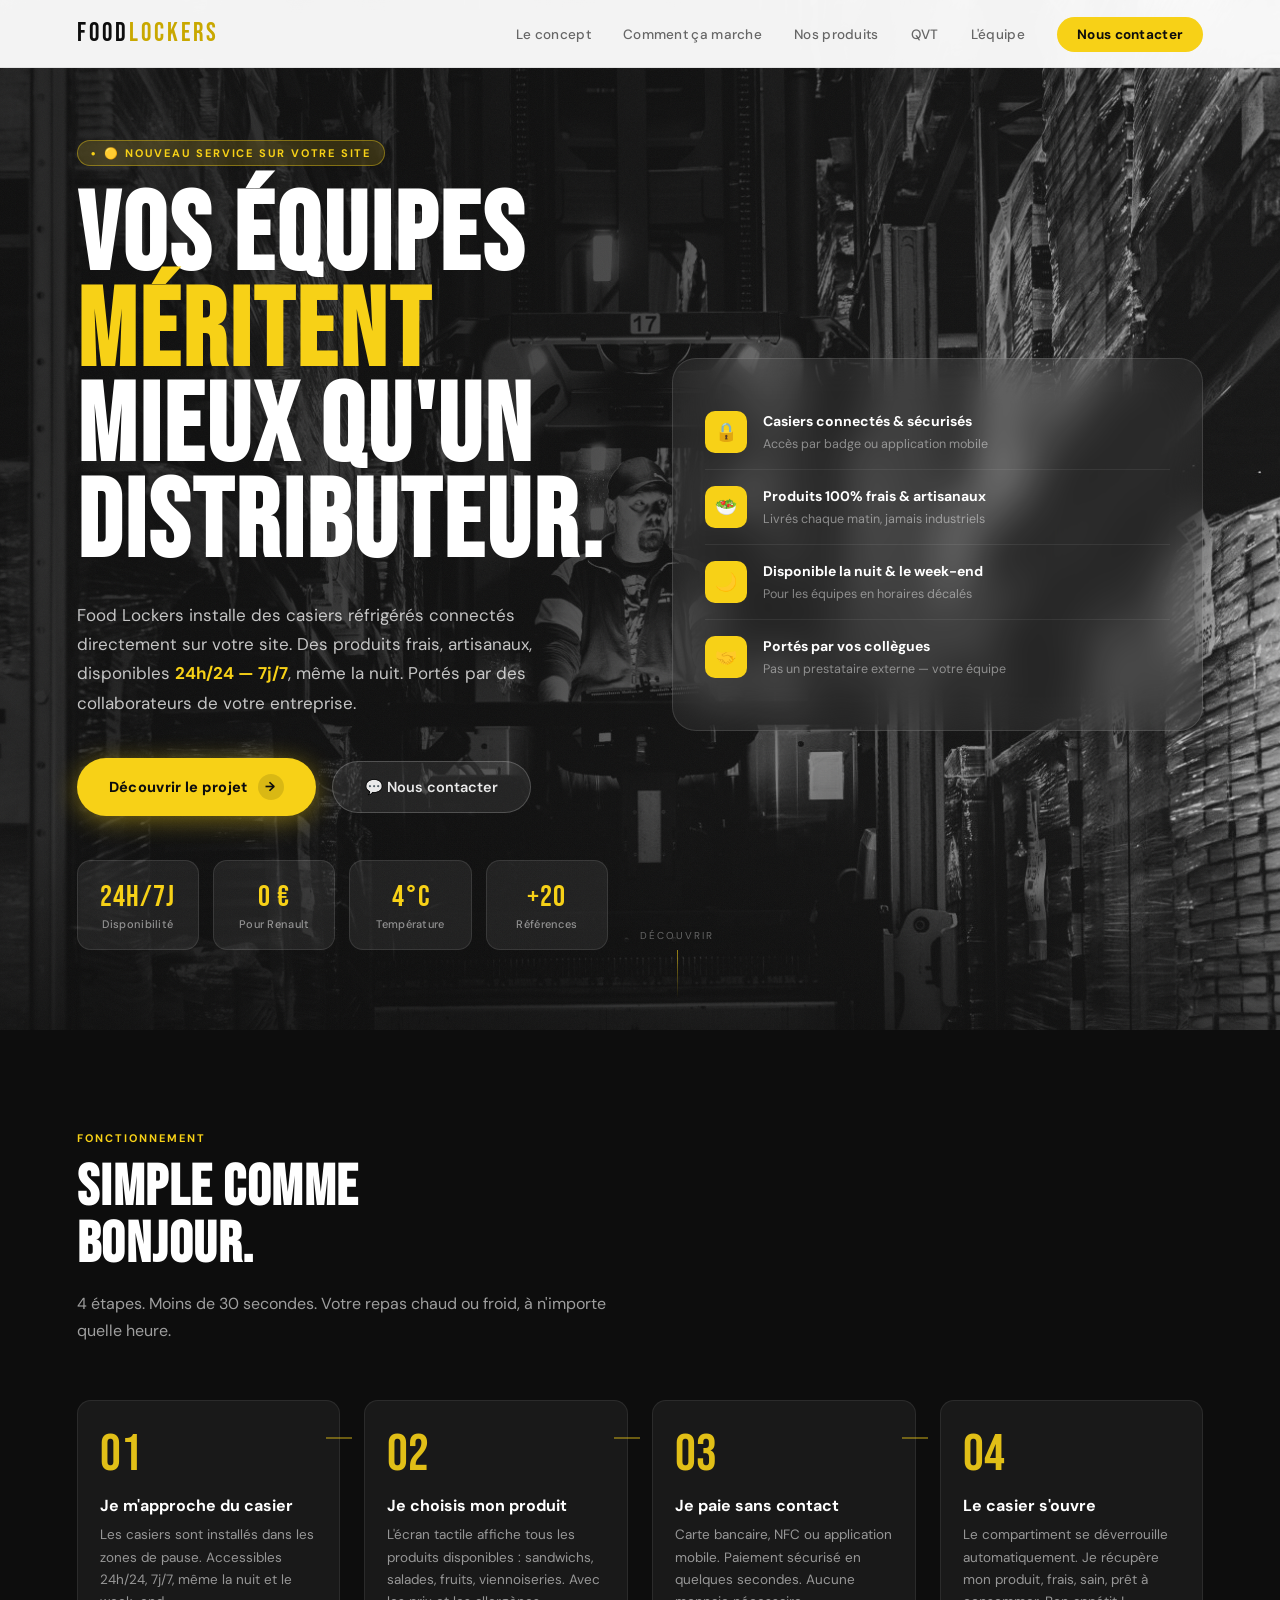
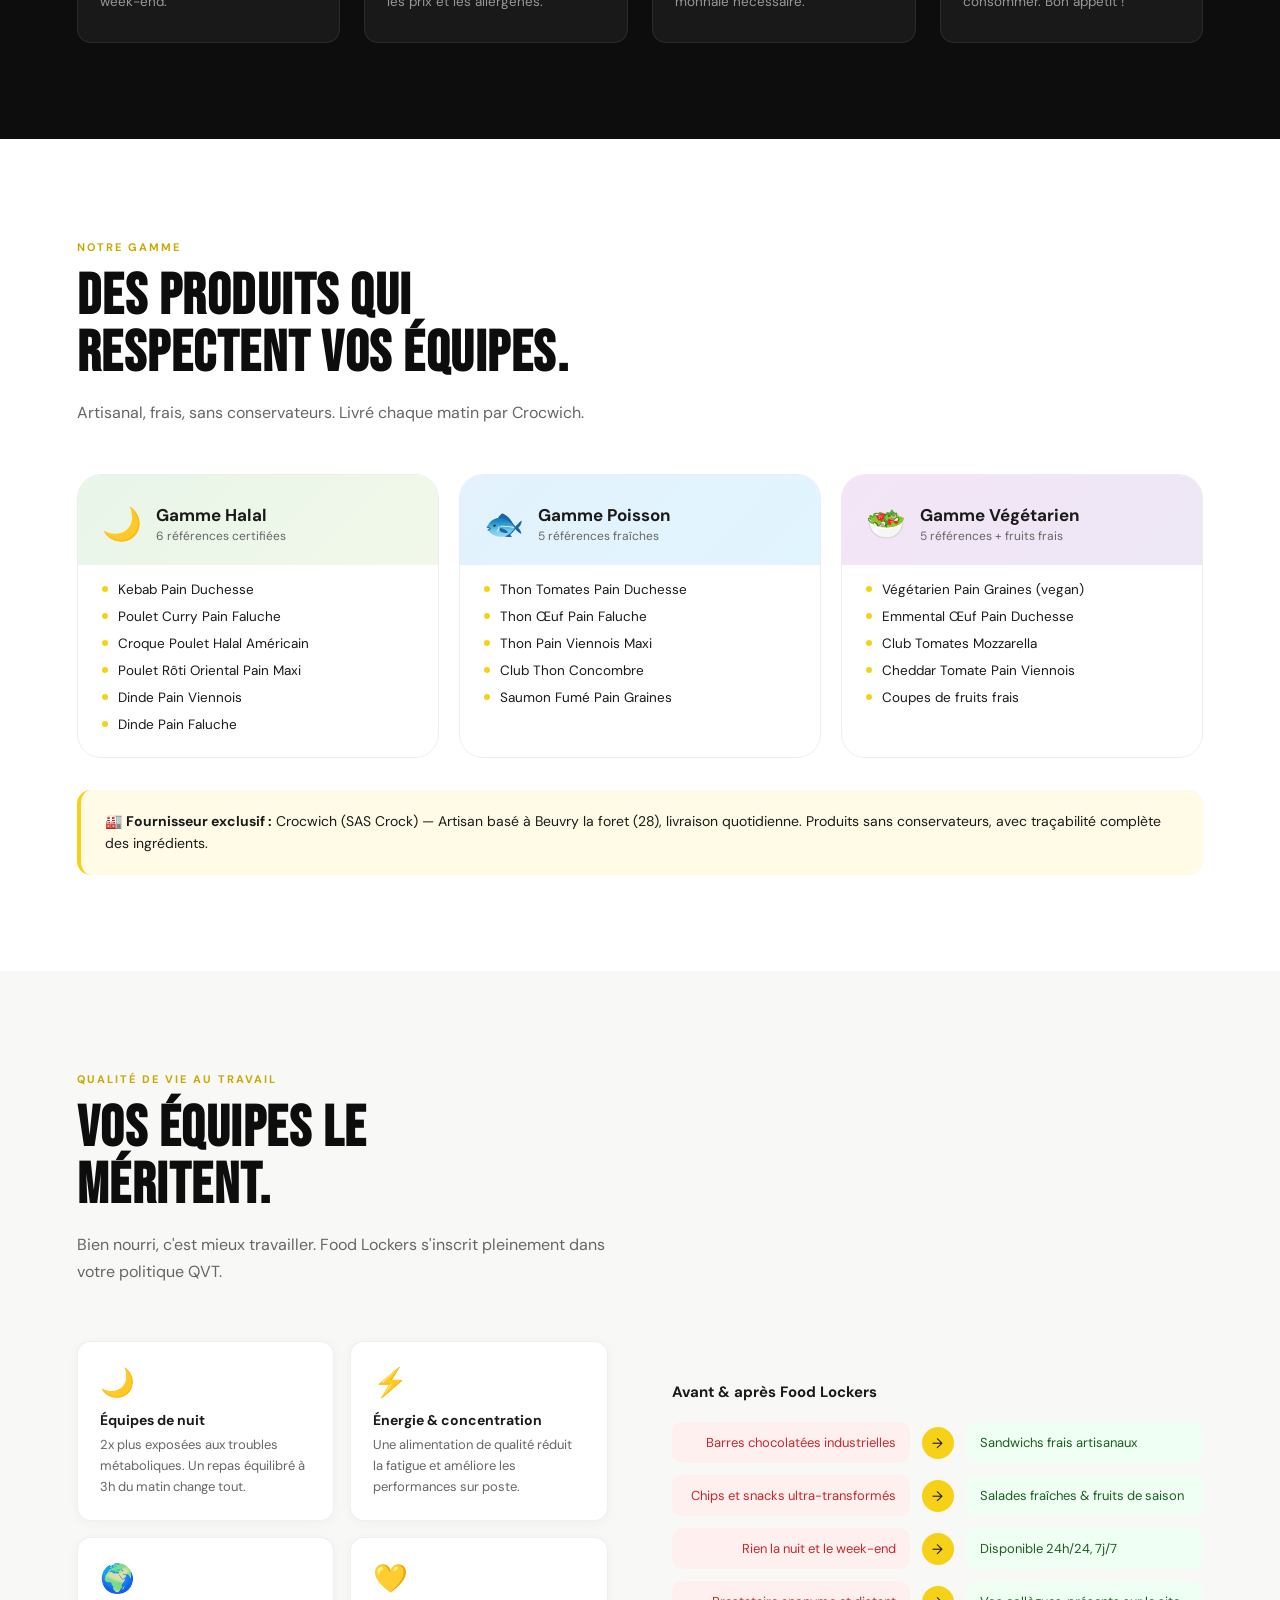
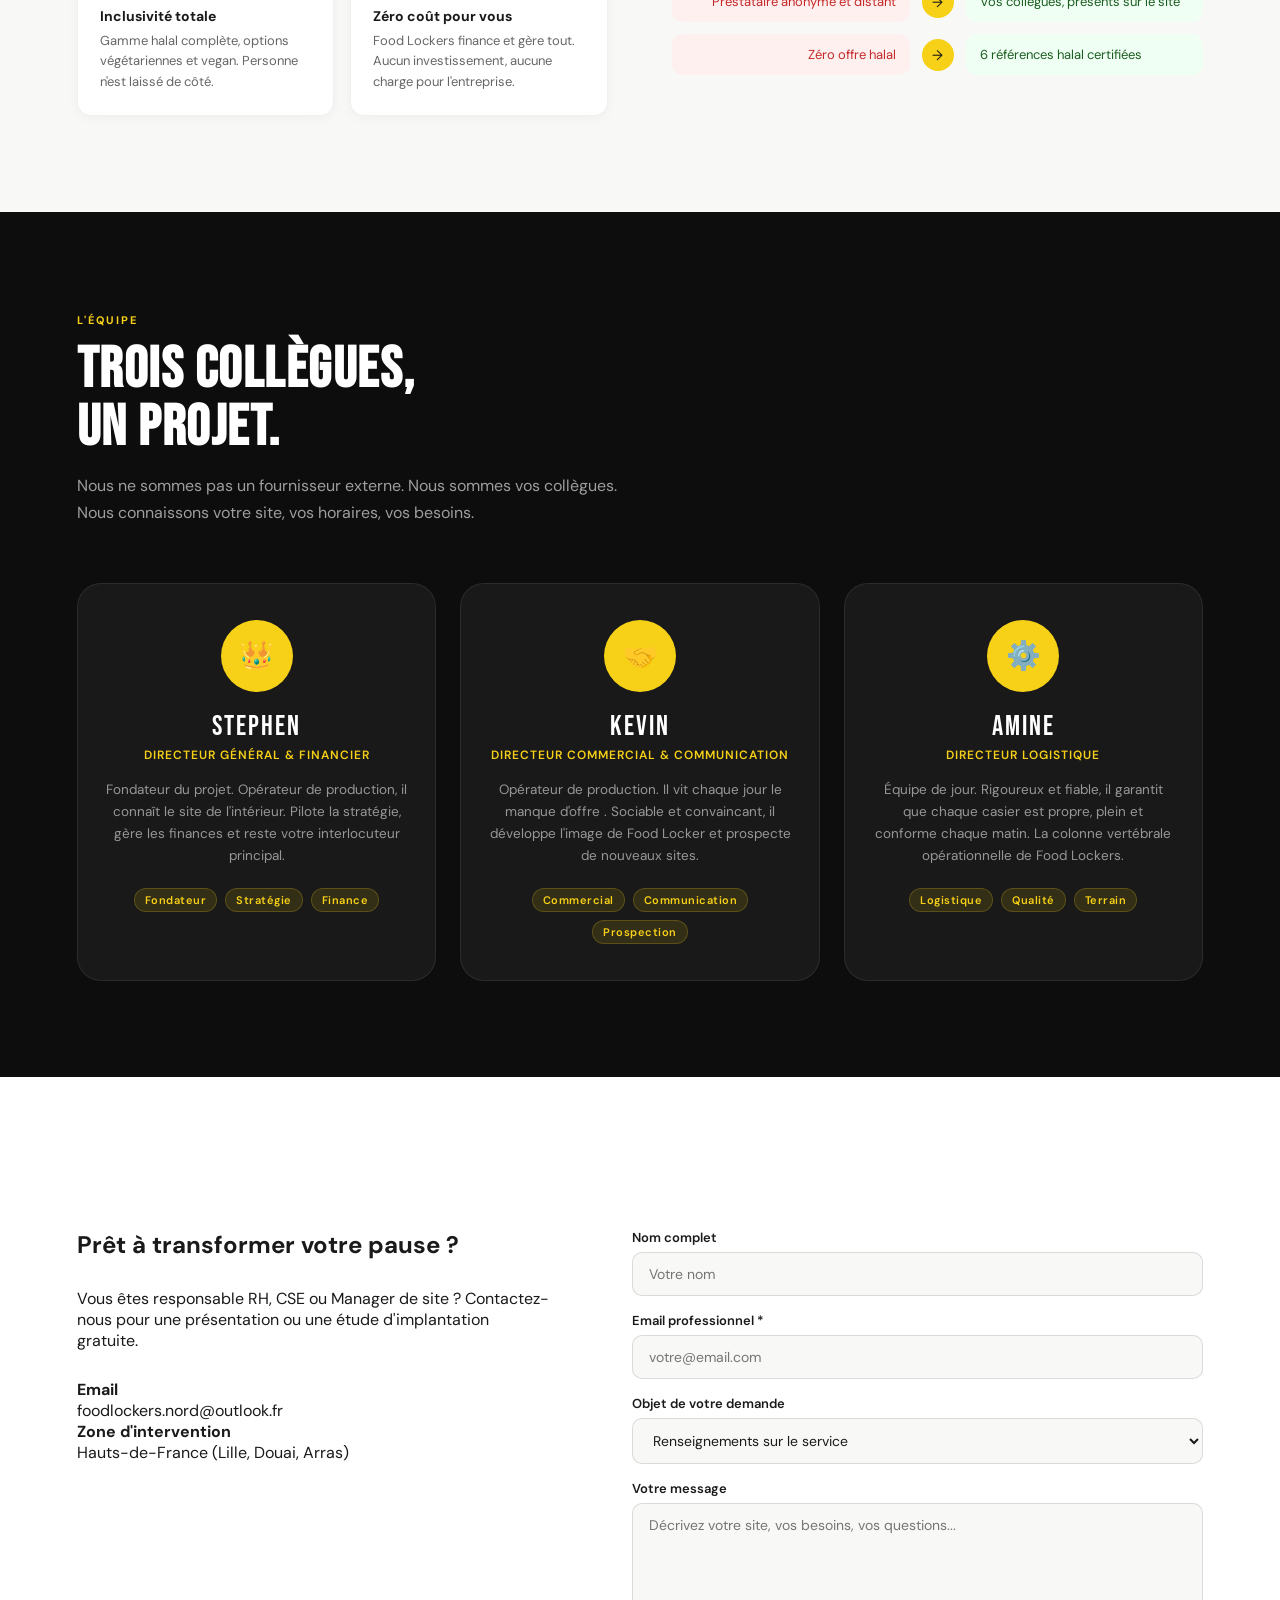
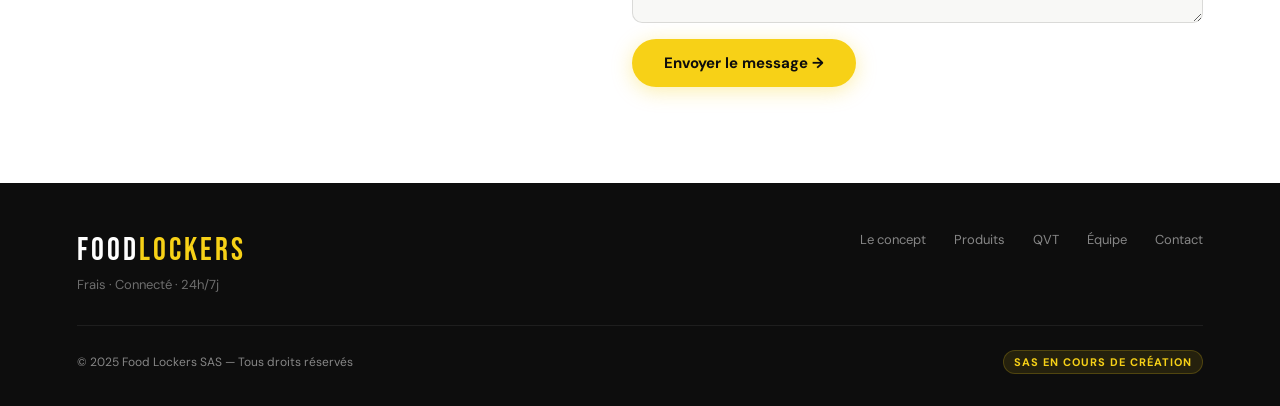
<file: index.html>
<!DOCTYPE html>
<html lang="fr">
<head>
<meta charset="UTF-8">
<meta name="viewport" content="width=device-width, initial-scale=1.0">
<title>Food Lockers — Frais · Connecté · 24h/7j</title>
<link href="https://fonts.googleapis.com/css2?family=Bebas+Neue&family=DM+Sans:ital,opsz,wght@0,9..40,300;0,9..40,400;0,9..40,500;0,9..40,700;1,9..40,400&family=Playfair+Display:ital@1&display=swap" rel="stylesheet">
<link rel="stylesheet" href="style.css">
</head>
<body>

<!-- NAV -->
<nav id="navbar">
  <a href="#hero" class="logo">FOOD<em>LOCKERS</em></a>
  <ul class="nav-links" id="navLinks">
    <li><a href="#concept">Le concept</a></li>
    <li><a href="#comment">Comment ça marche</a></li>
    <li><a href="#produits">Nos produits</a></li>
    <li><a href="#qvt">QVT</a></li>
    <li><a href="#equipe">L'équipe</a></li>
    <li><a href="#contact" class="btn-nav">Nous contacter</a></li>
  </ul>
  <button class="burger" id="burger" aria-label="Menu">
    <span></span><span></span><span></span>
  </button>
</nav>

<!-- HERO -->
<section id="hero">
  <div class="hero-bg"></div>
  <div class="hero-grain"></div>
  <div class="hero-overlay"></div>
  <div class="hero-overlay-bottom"></div>
  <div class="hero-content">
    <div class="hero-left">
      <div class="badge">🟡 Nouveau service sur votre site</div>
      <h1 class="hero-h1">
        VOS ÉQUIPES<br>
        <span class="yl">MÉRITENT</span><br>
        MIEUX QU'UN<br>DISTRIBUTEUR.
      </h1>
      <p class="hero-p">
        Food Lockers installe des casiers réfrigérés connectés directement sur votre site.
        Des produits frais, artisanaux, disponibles <strong>24h/24 — 7j/7</strong>,
        même la nuit. Portés par des collaborateurs de votre entreprise.
      </p>
      <div class="hero-btns">
        <a href="#concept" class="btn-primary">Découvrir le projet <span class="arrow">→</span></a>
        <a href="#contact" class="btn-ghost">💬 Nous contacter</a>
      </div>
      <div class="kpi-row">
        <div class="kpi"><div class="kpi-val">24h/7j</div><div class="kpi-label">Disponibilité</div></div>
        <div class="kpi"><div class="kpi-val">0 €</div><div class="kpi-label">Pour Renault</div></div>
        <div class="kpi"><div class="kpi-val">4°C</div><div class="kpi-label">Température</div></div>
        <div class="kpi"><div class="kpi-val">+20</div><div class="kpi-label">Références</div></div>
      </div>
    </div>
    <div class="hero-right">
      <div class="hero-stat-box">
        <div class="hero-stat-item">
          <div class="stat-icon">🔒</div>
          <div class="stat-text">
            <strong>Casiers connectés & sécurisés</strong>
            <span>Accès par badge ou application mobile</span>
          </div>
        </div>
        <div class="hero-stat-item">
          <div class="stat-icon">🥗</div>
          <div class="stat-text">
            <strong>Produits 100% frais & artisanaux</strong>
            <span>Livrés chaque matin, jamais industriels</span>
          </div>
        </div>
        <div class="hero-stat-item">
          <div class="stat-icon">🌙</div>
          <div class="stat-text">
            <strong>Disponible la nuit & le week-end</strong>
            <span>Pour les équipes en horaires décalés</span>
          </div>
        </div>
        <div class="hero-stat-item">
          <div class="stat-icon">🤝</div>
          <div class="stat-text">
            <strong>Portés par vos collègues</strong>
            <span>Pas un prestataire externe — votre équipe</span>
          </div>
        </div>
      </div>
    </div>
  </div>
  <div class="hero-scroll-hint">
    <span>Découvrir</span>
    <div class="scroll-line"></div>
  </div>
</section>

<!-- COMMENT CA MARCHE -->
<section id="comment">
  <div class="reveal">
    <span class="section-tag">Fonctionnement</span>
    <h2 class="section-h2">SIMPLE COMME<br>BONJOUR.</h2>
    <p class="section-sub">4 étapes. Moins de 30 secondes. Votre repas chaud ou froid, à n'importe quelle heure.</p>
  </div>
  <div class="steps reveal">
    <div class="step">
      <div class="step-num">01</div>
      <div class="step-title">Je m'approche du casier</div>
      <div class="step-desc">Les casiers sont installés dans les zones de pause. Accessibles 24h/24, 7j/7, même la nuit et le week-end.</div>
      <div class="step-connector"></div>
    </div>
    <div class="step">
      <div class="step-num">02</div>
      <div class="step-title">Je choisis mon produit</div>
      <div class="step-desc">L'écran tactile affiche tous les produits disponibles : sandwichs, salades, fruits, viennoiseries. Avec les prix et les allergènes.</div>
      <div class="step-connector"></div>
    </div>
    <div class="step">
      <div class="step-num">03</div>
      <div class="step-title">Je paie sans contact</div>
      <div class="step-desc">Carte bancaire, NFC ou application mobile. Paiement sécurisé en quelques secondes. Aucune monnaie nécessaire.</div>
      <div class="step-connector"></div>
    </div>
    <div class="step">
      <div class="step-num">04</div>
      <div class="step-title">Le casier s'ouvre</div>
      <div class="step-desc">Le compartiment se déverrouille automatiquement. Je récupère mon produit, frais, sain, prêt à consommer. Bon appétit !</div>
    </div>
  </div>
</section>

<!-- PRODUITS -->
<section id="produits">
  <div class="produits-header reveal">
    <div>
      <span class="section-tag">Notre gamme</span>
      <h2 class="section-h2">DES PRODUITS QUI<br>RESPECTENT VOS ÉQUIPES.</h2>
      <p class="section-sub">Artisanal, frais, sans conservateurs. Livré chaque matin par Crocwich.</p>
    </div>
  </div>
  <div class="produits-grid reveal">
    <div class="produit-cat halal">
      <div class="produit-cat-header">
        <div class="cat-emoji">🌙</div>
        <div>
          <div class="cat-name">Gamme Halal</div>
          <div class="cat-count">6 références certifiées</div>
        </div>
      </div>
      <div class="produit-list">
        <div class="produit-item">Kebab Pain Duchesse</div>
        <div class="produit-item">Poulet Curry Pain Faluche</div>
        <div class="produit-item">Croque Poulet Halal Américain</div>
        <div class="produit-item">Poulet Rôti Oriental Pain Maxi</div>
        <div class="produit-item">Dinde Pain Viennois</div>
        <div class="produit-item">Dinde Pain Faluche</div>
      </div>
    </div>
    <div class="produit-cat poisson">
      <div class="produit-cat-header">
        <div class="cat-emoji">🐟</div>
        <div>
          <div class="cat-name">Gamme Poisson</div>
          <div class="cat-count">5 références fraîches</div>
        </div>
      </div>
      <div class="produit-list">
        <div class="produit-item">Thon Tomates Pain Duchesse</div>
        <div class="produit-item">Thon Œuf Pain Faluche</div>
        <div class="produit-item">Thon Pain Viennois Maxi</div>
        <div class="produit-item">Club Thon Concombre</div>
        <div class="produit-item">Saumon Fumé Pain Graines</div>
      </div>
    </div>
    <div class="produit-cat veggie">
      <div class="produit-cat-header">
        <div class="cat-emoji">🥗</div>
        <div>
          <div class="cat-name">Gamme Végétarien</div>
          <div class="cat-count">5 références + fruits frais</div>
        </div>
      </div>
      <div class="produit-list">
        <div class="produit-item">Végétarien Pain Graines (vegan)</div>
        <div class="produit-item">Emmental Œuf Pain Duchesse</div>
        <div class="produit-item">Club Tomates Mozzarella</div>
        <div class="produit-item">Cheddar Tomate Pain Viennois</div>
        <div class="produit-item">Coupes de fruits frais</div>
      </div>
    </div>
  </div>
  <div class="produits-note reveal">
    🏭 <strong>Fournisseur exclusif :</strong> Crocwich (SAS Crock) — Artisan basé à Beuvry la foret (28), livraison quotidienne. Produits sans conservateurs, avec traçabilité complète des ingrédients.
  </div>
</section>

<!-- QVT -->
<section id="qvt">
  <div class="reveal">
    <span class="section-tag">Qualité de vie au travail</span>
    <h2 class="section-h2">VOS ÉQUIPES LE<br>MÉRITENT.</h2>
    <p class="section-sub">Bien nourri, c'est mieux travailler. Food Lockers s'inscrit pleinement dans votre politique QVT.</p>
  </div>
  <div class="qvt-grid reveal">
    <div class="qvt-cards">
      <div class="qvt-card">
        <div class="icon">🌙</div>
        <h4>Équipes de nuit</h4>
        <p>2x plus exposées aux troubles métaboliques. Un repas équilibré à 3h du matin change tout.</p>
      </div>
      <div class="qvt-card">
        <div class="icon">⚡</div>
        <h4>Énergie & concentration</h4>
        <p>Une alimentation de qualité réduit la fatigue et améliore les performances sur poste.</p>
      </div>
      <div class="qvt-card">
        <div class="icon">🌍</div>
        <h4>Inclusivité totale</h4>
        <p>Gamme halal complète, options végétariennes et vegan. Personne n'est laissé de côté.</p>
      </div>
      <div class="qvt-card">
        <div class="icon">💛</div>
        <h4>Zéro coût pour vous</h4>
        <p>Food Lockers finance et gère tout. Aucun investissement, aucune charge pour l'entreprise.</p>
      </div>
    </div>
    <div class="qvt-compare">
      <p style="font-weight:700;font-size:15px;margin-bottom:8px;color:var(--dk)">Avant & après Food Lockers</p>
      <div class="compare-row">
        <div class="compare-neg">Barres chocolatées industrielles</div>
        <div class="compare-arrow">→</div>
        <div class="compare-pos">Sandwichs frais artisanaux</div>
      </div>
      <div class="compare-row">
        <div class="compare-neg">Chips et snacks ultra-transformés</div>
        <div class="compare-arrow">→</div>
        <div class="compare-pos">Salades fraîches & fruits de saison</div>
      </div>
      <div class="compare-row">
        <div class="compare-neg">Rien la nuit et le week-end</div>
        <div class="compare-arrow">→</div>
        <div class="compare-pos">Disponible 24h/24, 7j/7</div>
      </div>
      <div class="compare-row">
        <div class="compare-neg">Prestataire anonyme et distant</div>
        <div class="compare-arrow">→</div>
        <div class="compare-pos">Vos collègues, présents sur le site</div>
      </div>
      <div class="compare-row">
        <div class="compare-neg">Zéro offre halal</div>
        <div class="compare-arrow">→</div>
        <div class="compare-pos">6 références halal certifiées</div>
      </div>
    </div>
  </div>
</section>

<!-- ÉQUIPE -->
<section id="equipe">
  <div class="reveal">
    <span class="section-tag">L'équipe</span>
    <h2 class="section-h2">TROIS COLLÈGUES,<br>UN PROJET.</h2>
    <p class="section-sub">Nous ne sommes pas un fournisseur externe. Nous sommes vos collègues. Nous connaissons votre site, vos horaires, vos besoins.</p>
  </div>
  <div class="team-grid reveal">
    <div class="team-card">
      <div class="team-avatar">👑</div>
      <div class="team-name">STEPHEN</div>
      <div class="team-role">Directeur Général & Financier</div>
      <div class="team-desc">Fondateur du projet. Opérateur de production, il connaît le site de l'intérieur. Pilote la stratégie, gère les finances et reste votre interlocuteur principal.</div>
      <div class="team-tags">
        <span class="tag">Fondateur</span>
        <span class="tag">Stratégie</span>
        <span class="tag">Finance</span>
      </div>
    </div>
    <div class="team-card">
      <div class="team-avatar">🤝</div>
      <div class="team-name">KEVIN</div>
      <div class="team-role">Directeur Commercial & Communication</div>
      <div class="team-desc">Opérateur de production. Il vit chaque jour le manque d'offre . Sociable et convaincant, il développe l'image de Food Locker et prospecte de nouveaux sites.</div>
      <div class="team-tags">
        <span class="tag">Commercial</span>
        <span class="tag">Communication</span>
        <span class="tag">Prospection</span>
      </div>
    </div>
    <div class="team-card">
      <div class="team-avatar">⚙️</div>
      <div class="team-name">AMINE</div>
      <div class="team-role">Directeur Logistique</div>
      <div class="team-desc">Équipe de jour. Rigoureux et fiable, il garantit que chaque casier est propre, plein et conforme chaque matin. La colonne vertébrale opérationnelle de Food Lockers.</div>
      <div class="team-tags">
        <span class="tag">Logistique</span>
        <span class="tag">Qualité</span>
        <span class="tag">Terrain</span>
      </div>
    </div>
  </div>
</section>

<!-- CONTACT -->
<section id="contact">
  <div class="contact-grid">
    <div class="contact-info reveal">
      <h2>Prêt à transformer <span>votre pause ?</span></h2>
      <p>Vous êtes responsable RH, CSE ou Manager de site ? Contactez-nous pour une présentation ou une étude d'implantation gratuite.</p>
      
      <div class="contact-methods">
        <div class="c-method">
          <strong>Email</strong>
          <p>foodlockers.nord@outlook.fr</p>
        </div>
        <div class="c-method">
          <strong>Zone d'intervention</strong>
          <p>Hauts-de-France (Lille, Douai, Arras)</p>
        </div>
      </div>
    </div>

    <form action="https://formspree.io/f/mjgpyzoz" method="POST" class="contact-form reveal">
      <div class="form-group">
        <label>Nom complet</label>
        <input type="text" name="nom" placeholder="Votre nom" required>
      </div>
      <div class="form-group">
        <label>Email professionnel *</label>
        <input type="email" name="email" placeholder="votre@email.com" required>
      </div>
      <div class="form-group">
        <label>Objet de votre demande</label>
        <select name="objet">
          <option value="Renseignements">Renseignements sur le service</option>
          <option value="Presentation">Demande de présentation</option>
          <option value="Devis">Demande de devis</option>
          <option value="Partenariat">Partenariat fournisseur</option>
          <option value="Autre">Autre</option>
        </select>
      </div>
      <div class="form-group">
        <label>Votre message</label>
        <textarea name="message" placeholder="Décrivez votre site, vos besoins, vos questions..." required></textarea>
      </div>
      
      <input type="text" name="_gotcha" style="display:none">

      <button type="submit" class="btn-submit">Envoyer le message →</button>
    </form>
  </div>
</section>

<!-- FOOTER -->
<footer>
  <div class="footer-top">
    <div>
      <div class="footer-logo">FOOD<em>LOCKERS</em></div>
      <div class="footer-tagline">Frais · Connecté · 24h/7j</div>
    </div>
    <div class="footer-links">
      <a href="#concept">Le concept</a>
      <a href="#produits">Produits</a>
      <a href="#qvt">QVT</a>
      <a href="#equipe">Équipe</a>
      <a href="#contact">Contact</a>
    </div>
  </div>
  <div class="footer-bottom">
    <span>© 2025 Food Lockers SAS — Tous droits réservés</span>
    <span class="footer-sas">SAS EN COURS DE CRÉATION</span>
  </div>
</footer>


<script src="script.js"></script>
</body>
</html>
</file>
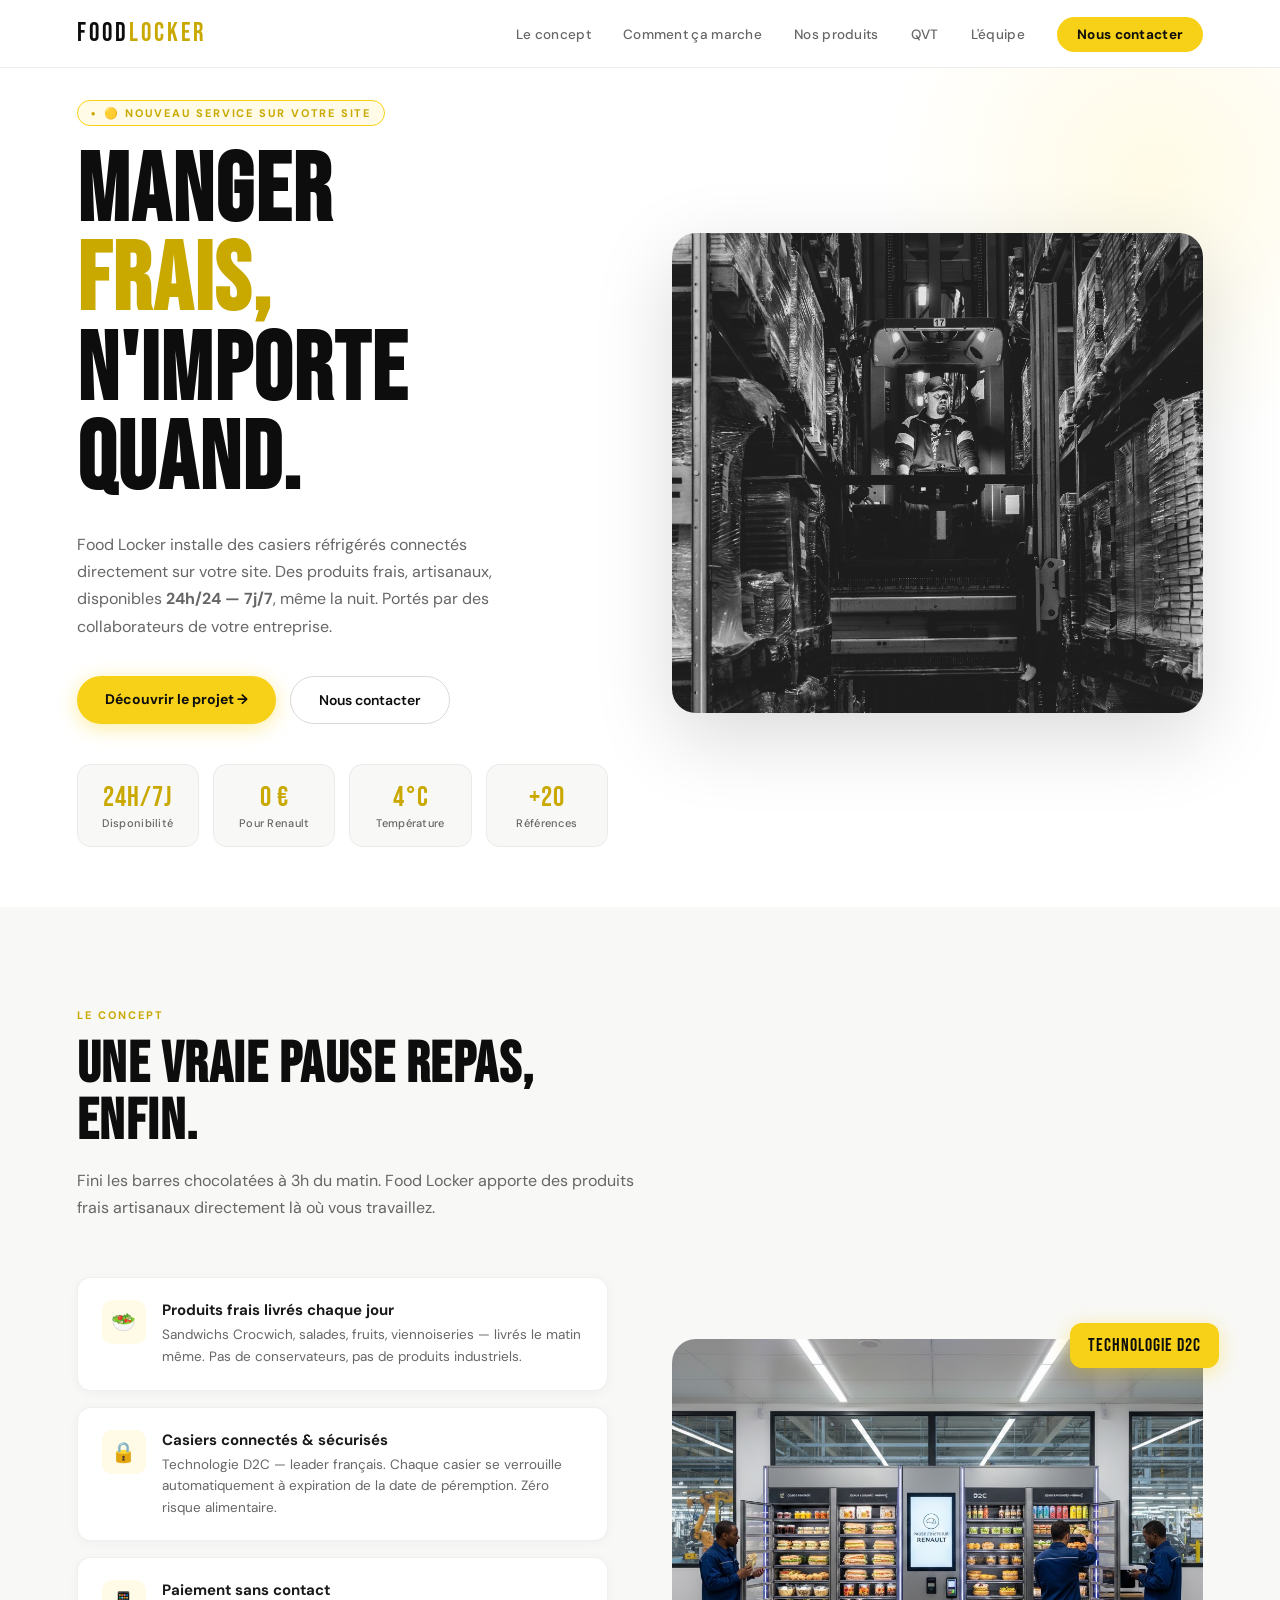
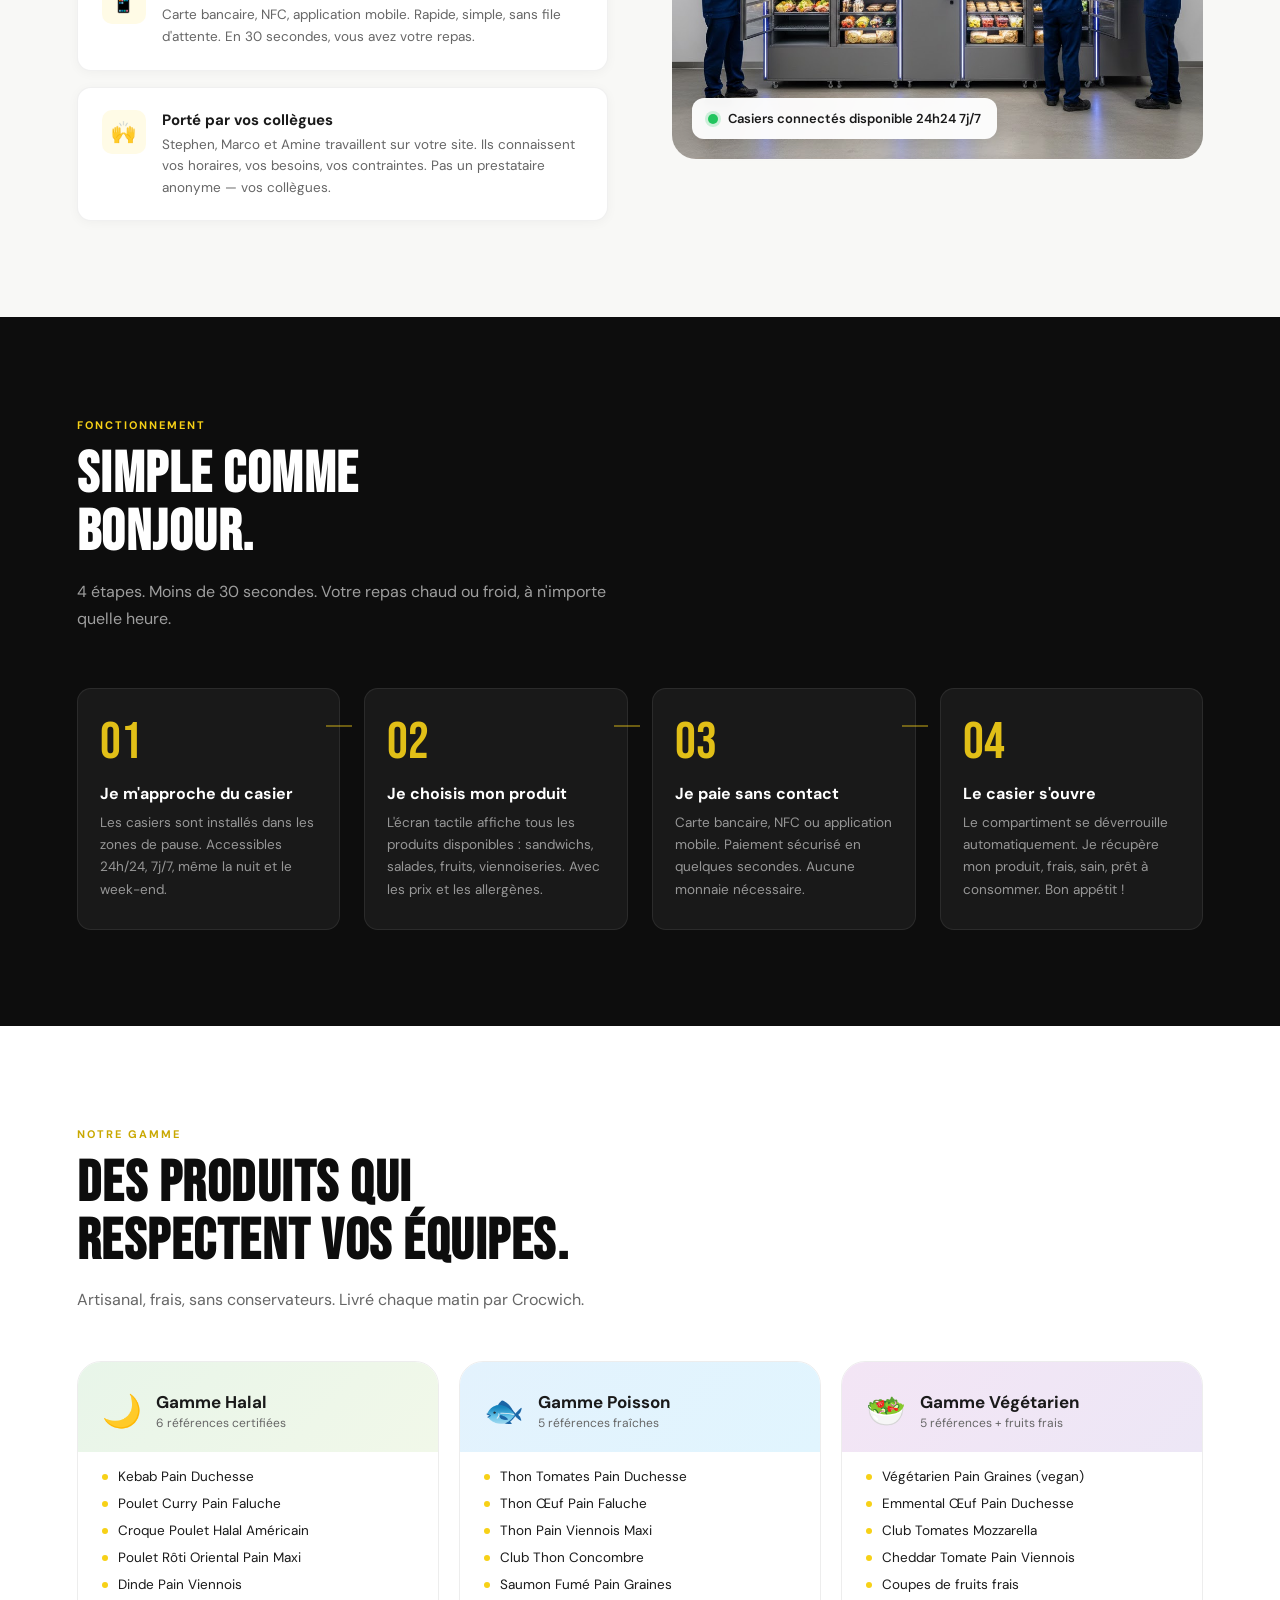
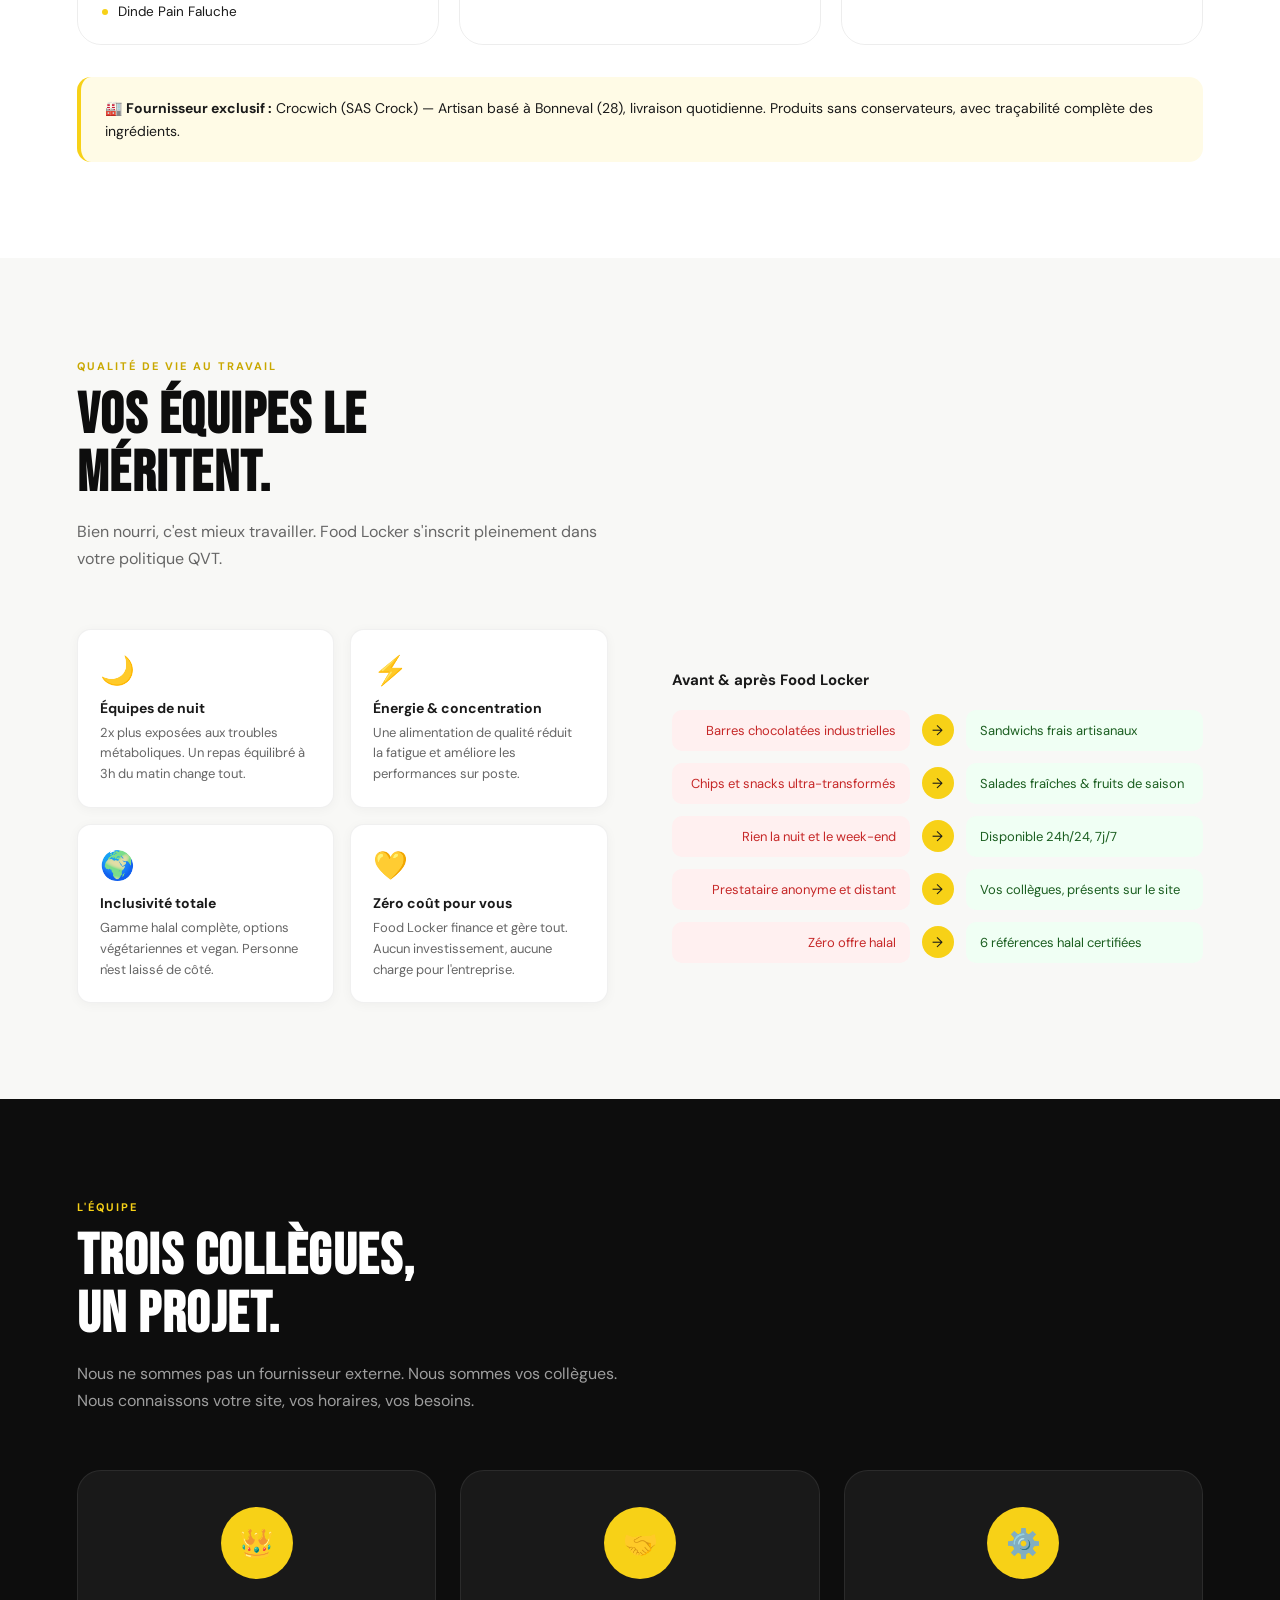
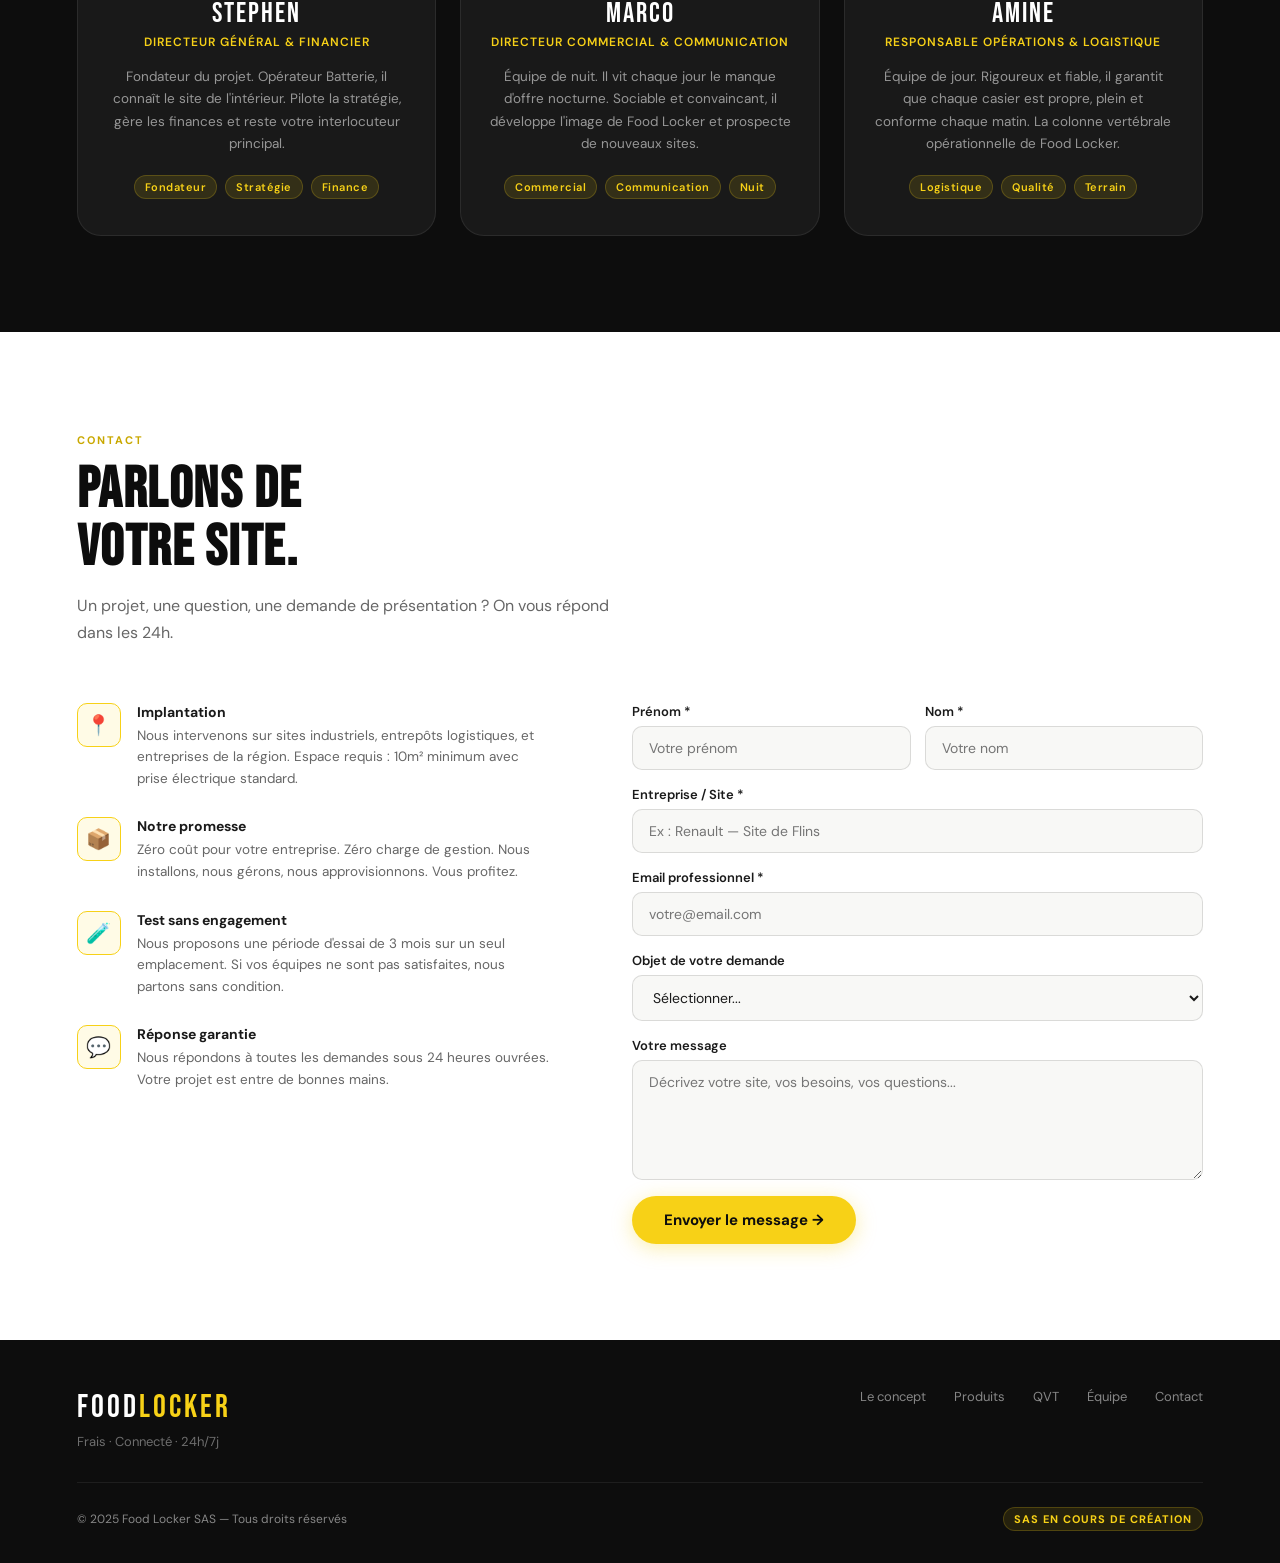
<file: Site FoodLocker/index.html>
<!DOCTYPE html>
<html lang="fr">
<head>
<meta charset="UTF-8">
<meta name="viewport" content="width=device-width, initial-scale=1.0">
<title>Food Locker — Frais · Connecté · 24h/7j</title>
<link href="https://fonts.googleapis.com/css2?family=Bebas+Neue&family=DM+Sans:ital,opsz,wght@0,9..40,300;0,9..40,400;0,9..40,500;0,9..40,700;1,9..40,400&family=Playfair+Display:ital@1&display=swap" rel="stylesheet">
<style>
*,*::before,*::after{margin:0;padding:0;box-sizing:border-box}
:root{
  --y:#F7D117;--yd:#C9A800;--yl:#FFFBE6;
  --blk:#0D0D0D;--dk:#1A1A1A;--mid:#666;--lt:#F8F8F6;--wh:#fff;
  --r:14px;--r2:24px;
}
html{scroll-behavior:smooth}
body{font-family:'DM Sans',sans-serif;background:var(--wh);color:var(--dk);overflow-x:hidden}

/* NAV */
nav{
  position:fixed;top:0;left:0;right:0;z-index:200;
  height:68px;display:flex;align-items:center;justify-content:space-between;
  padding:0 6%;
  background:rgba(255,255,255,.95);
  backdrop-filter:blur(16px);
  border-bottom:1px solid rgba(0,0,0,.07);
  transition:box-shadow .3s;
}
nav.scrolled{box-shadow:0 2px 20px rgba(0,0,0,.09)}
.logo{font-family:'Bebas Neue',sans-serif;font-size:26px;letter-spacing:3px;color:var(--blk);text-decoration:none}
.logo em{color:var(--yd);font-style:normal}
.nav-links{display:flex;gap:32px;list-style:none;align-items:center}
.nav-links a{text-decoration:none;font-size:13.5px;font-weight:500;color:var(--mid);letter-spacing:.3px;transition:color .2s}
.nav-links a:hover{color:var(--blk)}
.btn-nav{
  background:var(--y);color:var(--blk)!important;
  padding:9px 20px;border-radius:100px;font-weight:700!important;
  transition:background .2s,transform .15s!important;
}
.btn-nav:hover{background:var(--yd)!important;transform:translateY(-1px)}
.burger{display:none;flex-direction:column;gap:5px;cursor:pointer;background:none;border:none;padding:4px}
.burger span{display:block;width:22px;height:2px;background:var(--dk);border-radius:2px;transition:.3s}

/* HERO */
#hero{
  min-height:100vh;
  display:grid;grid-template-columns:1fr 1fr;
  align-items:center;gap:64px;
  padding:100px 6% 60px;
  position:relative;overflow:hidden;
  background:var(--wh);
}
#hero::after{
  content:'';position:absolute;top:-100px;right:-150px;
  width:550px;height:550px;border-radius:50%;
  background:radial-gradient(circle,var(--yl) 0%,transparent 70%);
  pointer-events:none;z-index:0;
}
.hero-left{position:relative;z-index:1}
.badge{
  display:inline-flex;align-items:center;gap:7px;
  background:var(--yl);border:1.5px solid var(--y);
  color:var(--yd);font-size:11px;font-weight:700;
  letter-spacing:1.8px;text-transform:uppercase;
  padding:5px 13px;border-radius:100px;margin-bottom:22px;
  animation:fadeUp .5s .1s both;
}
.badge::before{content:'●';font-size:8px;color:var(--yd)}
.hero-h1{
  font-family:'Bebas Neue',sans-serif;
  font-size:clamp(68px,7.5vw,100px);
  line-height:.93;letter-spacing:2px;
  color:var(--blk);margin-bottom:26px;
  animation:fadeUp .5s .2s both;
}
.hero-h1 .yl{color:var(--yd)}
.hero-p{
  font-size:16px;line-height:1.7;color:var(--mid);
  max-width:440px;margin-bottom:36px;
  animation:fadeUp .5s .3s both;
}
.hero-btns{display:flex;gap:14px;flex-wrap:wrap;animation:fadeUp .5s .4s both}
.btn-primary{
  background:var(--y);color:var(--blk);
  padding:14px 28px;border-radius:100px;
  font-weight:700;font-size:14px;text-decoration:none;
  transition:background .2s,transform .15s,box-shadow .2s;
  box-shadow:0 4px 20px rgba(247,209,23,.4);
}
.btn-primary:hover{background:var(--yd);transform:translateY(-2px);box-shadow:0 8px 30px rgba(247,209,23,.5)}
.btn-ghost{
  background:transparent;color:var(--blk);
  padding:14px 28px;border-radius:100px;
  font-weight:600;font-size:14px;text-decoration:none;
  border:1.5px solid rgba(0,0,0,.15);
  transition:border-color .2s,transform .15s;
}
.btn-ghost:hover{border-color:var(--blk);transform:translateY(-2px)}
.hero-right{position:relative;z-index:1;animation:fadeRight .6s .3s both}
.hero-img-wrap{
  border-radius:var(--r2);overflow:hidden;
  box-shadow:0 24px 80px rgba(0,0,0,.15);
  position:relative;
}
.hero-img-wrap img{width:100%;height:480px;object-fit:cover;display:block}
.hero-img-badge{
  position:absolute;bottom:20px;left:20px;
  background:rgba(255,255,255,.95);backdrop-filter:blur(8px);
  border-radius:12px;padding:12px 16px;
  display:flex;align-items:center;gap:10px;
  box-shadow:0 4px 20px rgba(0,0,0,.12);
}
.hero-img-badge .dot{width:10px;height:10px;background:#22c55e;border-radius:50%;box-shadow:0 0 0 3px rgba(34,197,94,.2)}
.hero-img-badge span{font-size:13px;font-weight:600;color:var(--dk)}
.kpi-row{
  display:grid;grid-template-columns:repeat(4,1fr);gap:14px;
  margin-top:40px;animation:fadeUp .5s .5s both;
}
.kpi{
  text-align:center;padding:16px 10px;
  background:var(--lt);border-radius:var(--r);
  border:1px solid rgba(0,0,0,.05);
}
.kpi-val{font-family:'Bebas Neue',sans-serif;font-size:28px;color:var(--yd);letter-spacing:1px}
.kpi-label{font-size:11px;color:var(--mid);font-weight:500;margin-top:2px;letter-spacing:.3px}

/* SECTIONS COMMUNES */
section{padding:96px 6%}
.section-tag{
  display:inline-block;
  font-size:11px;font-weight:700;letter-spacing:2px;text-transform:uppercase;
  color:var(--yd);margin-bottom:14px;
}
.section-h2{
  font-family:'Bebas Neue',sans-serif;
  font-size:clamp(40px,4.5vw,58px);
  letter-spacing:1.5px;line-height:1;
  color:var(--blk);margin-bottom:16px;
}
.section-sub{font-size:16px;color:var(--mid);line-height:1.7;max-width:560px}

/* CONCEPT */
#concept{background:var(--lt)}
.concept-grid{
  display:grid;grid-template-columns:1fr 1fr;
  gap:64px;align-items:center;margin-top:56px;
}
.concept-cards{display:flex;flex-direction:column;gap:16px}
.concept-card{
  background:var(--wh);border-radius:var(--r);padding:22px 24px;
  border:1px solid rgba(0,0,0,.06);
  display:flex;align-items:flex-start;gap:16px;
  box-shadow:0 2px 12px rgba(0,0,0,.04);
  transition:transform .2s,box-shadow .2s;
}
.concept-card:hover{transform:translateY(-3px);box-shadow:0 8px 32px rgba(0,0,0,.08)}
.card-icon{
  width:44px;height:44px;border-radius:10px;
  background:var(--yl);display:flex;align-items:center;justify-content:center;
  font-size:20px;flex-shrink:0;
}
.card-title{font-weight:700;font-size:15px;margin-bottom:4px;color:var(--dk)}
.card-desc{font-size:13.5px;color:var(--mid);line-height:1.6}
.concept-visual{position:relative}
.concept-img{
  border-radius:var(--r2);overflow:hidden;
  box-shadow:var(--shadow-lg);
}
.concept-img img{width:100%;height:420px;object-fit:cover;display:block}
.concept-tag-float{
  position:absolute;top:-16px;right:-16px;
  background:var(--y);color:var(--blk);
  font-family:'Bebas Neue',sans-serif;
  font-size:18px;letter-spacing:1px;
  padding:12px 18px;border-radius:12px;
  box-shadow:0 4px 20px rgba(247,209,23,.4);
}

/* COMMENT CA MARCHE */
#comment{background:var(--blk);color:var(--wh)}
#comment .section-h2{color:var(--wh)}
#comment .section-sub{color:rgba(255,255,255,.6)}
#comment .section-tag{color:var(--y)}
.steps{display:grid;grid-template-columns:repeat(4,1fr);gap:24px;margin-top:56px}
.step{
  position:relative;
  background:rgba(255,255,255,.05);
  border:1px solid rgba(255,255,255,.08);
  border-radius:var(--r);padding:28px 22px;
  transition:background .2s,transform .2s;
}
.step:hover{background:rgba(255,255,255,.09);transform:translateY(-4px)}
.step-num{
  font-family:'Bebas Neue',sans-serif;
  font-size:52px;color:var(--y);
  line-height:1;margin-bottom:14px;
  opacity:.9;
}
.step-title{font-weight:700;font-size:16px;color:var(--wh);margin-bottom:8px}
.step-desc{font-size:13.5px;color:rgba(255,255,255,.55);line-height:1.65}
.step-connector{
  position:absolute;top:36px;right:-13px;
  width:26px;height:2px;background:var(--y);opacity:.4;z-index:1;
}
.step:last-child .step-connector{display:none}

/* PRODUITS */
#produits{background:var(--wh)}
.produits-header{display:flex;justify-content:space-between;align-items:flex-end;margin-bottom:48px}
.produits-grid{display:grid;grid-template-columns:repeat(3,1fr);gap:20px}
.produit-cat{
  border-radius:var(--r2);overflow:hidden;
  border:1.5px solid rgba(0,0,0,.07);
  transition:transform .2s,box-shadow .2s;
}
.produit-cat:hover{transform:translateY(-5px);box-shadow:0 16px 48px rgba(0,0,0,.1)}
.produit-cat-header{
  padding:28px 24px 20px;
  display:flex;align-items:center;gap:14px;
}
.produit-cat.halal .produit-cat-header{background:linear-gradient(135deg,#E8F5E9,#F1F8E9)}
.produit-cat.poisson .produit-cat-header{background:linear-gradient(135deg,#E3F2FD,#E1F5FE)}
.produit-cat.veggie .produit-cat-header{background:linear-gradient(135deg,#F3E5F5,#EDE7F6)}
.cat-emoji{font-size:32px}
.cat-name{font-weight:700;font-size:17px;color:var(--dk)}
.cat-count{font-size:12px;color:var(--mid);margin-top:2px}
.produit-list{padding:16px 24px 24px;display:flex;flex-direction:column;gap:10px}
.produit-item{
  display:flex;align-items:center;gap:10px;
  font-size:13.5px;color:var(--dk);
}
.produit-item::before{
  content:'';width:6px;height:6px;border-radius:50%;
  background:var(--y);flex-shrink:0;
}
.produits-note{
  margin-top:32px;padding:20px 24px;
  background:var(--yl);border-radius:var(--r);
  border-left:4px solid var(--y);
  font-size:14px;color:var(--dk);line-height:1.6;
}

/* QVT */
#qvt{background:var(--lt)}
.qvt-grid{display:grid;grid-template-columns:1fr 1fr;gap:64px;align-items:center;margin-top:56px}
.qvt-cards{display:grid;grid-template-columns:1fr 1fr;gap:16px}
.qvt-card{
  background:var(--wh);border-radius:var(--r);padding:22px;
  border:1px solid rgba(0,0,0,.06);
  box-shadow:0 2px 12px rgba(0,0,0,.04);
  transition:transform .2s;
}
.qvt-card:hover{transform:translateY(-3px)}
.qvt-card .icon{font-size:28px;margin-bottom:10px}
.qvt-card h4{font-weight:700;font-size:14px;margin-bottom:6px;color:var(--dk)}
.qvt-card p{font-size:13px;color:var(--mid);line-height:1.6}
.qvt-compare{display:flex;flex-direction:column;gap:12px}
.compare-row{
  display:grid;grid-template-columns:1fr auto 1fr;
  gap:12px;align-items:center;
}
.compare-neg{
  background:#FFF0F0;border-radius:10px;padding:12px 14px;
  font-size:13px;color:#c62828;text-align:right;
}
.compare-pos{
  background:#F0FFF4;border-radius:10px;padding:12px 14px;
  font-size:13px;color:#1b5e20;
}
.compare-arrow{
  width:32px;height:32px;background:var(--y);border-radius:50%;
  display:flex;align-items:center;justify-content:center;
  font-size:14px;flex-shrink:0;
}

/* ÉQUIPE */
#equipe{background:var(--blk);color:var(--wh)}
#equipe .section-h2{color:var(--wh)}
#equipe .section-sub{color:rgba(255,255,255,.6)}
#equipe .section-tag{color:var(--y)}
.team-grid{display:grid;grid-template-columns:repeat(3,1fr);gap:24px;margin-top:56px}
.team-card{
  background:rgba(255,255,255,.05);
  border:1px solid rgba(255,255,255,.08);
  border-radius:var(--r2);
  padding:36px 28px;
  text-align:center;
  transition:background .2s,transform .2s;
  position:relative;overflow:hidden;
}
.team-card::before{
  content:'';position:absolute;top:0;left:0;right:0;height:3px;
  background:var(--y);transform:scaleX(0);transition:transform .3s;
}
.team-card:hover{background:rgba(255,255,255,.09);transform:translateY(-4px)}
.team-card:hover::before{transform:scaleX(1)}
.team-avatar{
  width:72px;height:72px;border-radius:50%;
  background:var(--y);display:flex;align-items:center;justify-content:center;
  font-size:28px;margin:0 auto 18px;
}
.team-name{
  font-family:'Bebas Neue',sans-serif;
  font-size:28px;letter-spacing:2px;color:var(--wh);margin-bottom:4px;
}
.team-role{
  font-size:12px;font-weight:600;letter-spacing:1px;text-transform:uppercase;
  color:var(--y);margin-bottom:16px;
}
.team-desc{font-size:13.5px;color:rgba(255,255,255,.55);line-height:1.65;margin-bottom:20px}
.team-tags{display:flex;flex-wrap:wrap;gap:8px;justify-content:center}
.tag{
  font-size:11px;font-weight:600;letter-spacing:.5px;
  background:rgba(247,209,23,.12);color:var(--y);
  padding:4px 10px;border-radius:100px;
  border:1px solid rgba(247,209,23,.2);
}

/* CONTACT */
#contact{background:var(--wh)}
.contact-grid{display:grid;grid-template-columns:1fr 1.2fr;gap:80px;align-items:start;margin-top:56px}
.contact-info{display:flex;flex-direction:column;gap:28px}
.contact-block{display:flex;align-items:flex-start;gap:16px}
.contact-icon{
  width:44px;height:44px;background:var(--yl);border-radius:10px;
  display:flex;align-items:center;justify-content:center;font-size:20px;
  flex-shrink:0;border:1.5px solid var(--y);
}
.contact-block h4{font-weight:700;font-size:14px;margin-bottom:4px}
.contact-block p{font-size:13.5px;color:var(--mid);line-height:1.6}
.contact-form{display:flex;flex-direction:column;gap:16px}
.form-row{display:grid;grid-template-columns:1fr 1fr;gap:14px}
.form-group{display:flex;flex-direction:column;gap:6px}
.form-group label{font-size:13px;font-weight:600;color:var(--dk)}
.form-group input,.form-group textarea,.form-group select{
  padding:12px 16px;border-radius:10px;
  border:1.5px solid rgba(0,0,0,.12);
  font-family:'DM Sans',sans-serif;font-size:14px;color:var(--dk);
  background:var(--lt);
  transition:border-color .2s,background .2s;outline:none;
}
.form-group input:focus,.form-group textarea:focus,.form-group select:focus{
  border-color:var(--y);background:var(--wh);
}
.form-group textarea{resize:vertical;min-height:120px}
.btn-submit{
  background:var(--y);color:var(--blk);
  border:none;padding:14px 32px;border-radius:100px;
  font-family:'DM Sans',sans-serif;font-weight:700;font-size:15px;
  cursor:pointer;transition:background .2s,transform .15s,box-shadow .2s;
  align-self:flex-start;
  box-shadow:0 4px 20px rgba(247,209,23,.35);
}
.btn-submit:hover{background:var(--yd);transform:translateY(-2px);box-shadow:0 8px 30px rgba(247,209,23,.5)}

/* FOOTER */
footer{
  background:var(--blk);color:rgba(255,255,255,.5);
  padding:48px 6% 32px;
  display:flex;flex-direction:column;gap:32px;
}
.footer-top{display:flex;justify-content:space-between;align-items:flex-start}
.footer-logo{font-family:'Bebas Neue',sans-serif;font-size:32px;letter-spacing:3px;color:var(--wh)}
.footer-logo em{color:var(--y);font-style:normal}
.footer-tagline{font-size:13px;color:rgba(255,255,255,.4);margin-top:6px}
.footer-links{display:flex;gap:28px}
.footer-links a{font-size:13px;color:rgba(255,255,255,.5);text-decoration:none;transition:color .2s}
.footer-links a:hover{color:var(--y)}
.footer-bottom{
  border-top:1px solid rgba(255,255,255,.07);
  padding-top:24px;
  display:flex;justify-content:space-between;align-items:center;
  font-size:12px;
}
.footer-sas{
  background:rgba(247,209,23,.1);border:1px solid rgba(247,209,23,.2);
  color:var(--y);font-size:11px;font-weight:700;letter-spacing:1px;
  padding:4px 10px;border-radius:100px;
}

/* ANIMATIONS */
@keyframes fadeUp{from{opacity:0;transform:translateY(20px)}to{opacity:1;transform:translateY(0)}}
@keyframes fadeRight{from{opacity:0;transform:translateX(30px)}to{opacity:1;transform:translateX(0)}}
.reveal{opacity:0;transform:translateY(24px);transition:opacity .6s,transform .6s}
.reveal.visible{opacity:1;transform:none}

/* RESPONSIVE */
@media(max-width:900px){
  #hero{grid-template-columns:1fr;padding:100px 5% 60px}
  .hero-right{display:none}
  .kpi-row{grid-template-columns:repeat(2,1fr)}
  .concept-grid,.qvt-grid,.contact-grid{grid-template-columns:1fr}
  .steps{grid-template-columns:1fr 1fr}
  .produits-grid{grid-template-columns:1fr}
  .team-grid{grid-template-columns:1fr}
  .produits-header{flex-direction:column;gap:16px;align-items:flex-start}
  .step-connector{display:none}
  .footer-top{flex-direction:column;gap:24px}
  .footer-links{flex-wrap:wrap;gap:16px}
}
@media(max-width:600px){
  .nav-links{display:none}
  .burger{display:flex}
  .nav-links.open{
    display:flex;flex-direction:column;
    position:fixed;top:68px;left:0;right:0;bottom:0;
    background:rgba(255,255,255,.98);padding:40px 6%;gap:24px;z-index:199;
  }
  .nav-links.open a{font-size:18px}
  .form-row{grid-template-columns:1fr}
  .steps{grid-template-columns:1fr}
  .qvt-cards{grid-template-columns:1fr}
  .compare-row{grid-template-columns:1fr;text-align:left}
  .compare-neg{text-align:left}
  .compare-arrow{display:none}
  section{padding:64px 5%}
  #hero{padding:90px 5% 50px}
}
</style>
</head>
<body>

<!-- NAV -->
<nav id="navbar">
  <a href="#hero" class="logo">FOOD<em>LOCKER</em></a>
  <ul class="nav-links" id="navLinks">
    <li><a href="#concept">Le concept</a></li>
    <li><a href="#comment">Comment ça marche</a></li>
    <li><a href="#produits">Nos produits</a></li>
    <li><a href="#qvt">QVT</a></li>
    <li><a href="#equipe">L'équipe</a></li>
    <li><a href="#contact" class="btn-nav">Nous contacter</a></li>
  </ul>
  <button class="burger" id="burger" aria-label="Menu">
    <span></span><span></span><span></span>
  </button>
</nav>

<!-- HERO -->
<section id="hero">
  <div class="hero-left">
    <div class="badge">🟡 Nouveau service sur votre site</div>
    <h1 class="hero-h1">
      MANGER<br>
      <span class="yl">FRAIS,</span><br>
      N'IMPORTE<br>QUAND.
    </h1>
    <p class="hero-p">
      Food Locker installe des casiers réfrigérés connectés directement sur votre site.
      Des produits frais, artisanaux, disponibles <strong>24h/24 — 7j/7</strong>,
      même la nuit. Portés par des collaborateurs de votre entreprise.
    </p>
    <div class="hero-btns">
      <a href="#concept" class="btn-primary">Découvrir le projet →</a>
      <a href="#contact" class="btn-ghost">Nous contacter</a>
    </div>
    <div class="kpi-row">
      <div class="kpi"><div class="kpi-val">24h/7j</div><div class="kpi-label">Disponibilité</div></div>
      <div class="kpi"><div class="kpi-val">0 €</div><div class="kpi-label">Pour Renault</div></div>
      <div class="kpi"><div class="kpi-val">4°C</div><div class="kpi-label">Température</div></div>
      <div class="kpi"><div class="kpi-val">+20</div><div class="kpi-label">Références</div></div>
    </div>
  </div>
  <div class="hero-right">
    <div class="hero-img-wrap">
<img src="image/pexels-jimmy-nilsson-masth-193596566-13532504.jpg">   
    </div>
  </div>
</section>

<!-- CONCEPT -->
<section id="concept">
  <div class="reveal">
    <span class="section-tag">Le concept</span>
    <h2 class="section-h2">UNE VRAIE PAUSE REPAS,<br>ENFIN.</h2>
    <p class="section-sub">Fini les barres chocolatées à 3h du matin. Food Locker apporte des produits frais artisanaux directement là où vous travaillez.</p>
  </div>
  <div class="concept-grid reveal">
    <div class="concept-cards">
      <div class="concept-card">
        <div class="card-icon">🥗</div>
        <div>
          <div class="card-title">Produits frais livrés chaque jour</div>
          <div class="card-desc">Sandwichs Crocwich, salades, fruits, viennoiseries — livrés le matin même. Pas de conservateurs, pas de produits industriels.</div>
        </div>
      </div>
      <div class="concept-card">
        <div class="card-icon">🔒</div>
        <div>
          <div class="card-title">Casiers connectés & sécurisés</div>
          <div class="card-desc">Technologie D2C — leader français. Chaque casier se verrouille automatiquement à expiration de la date de péremption. Zéro risque alimentaire.</div>
        </div>
      </div>
      <div class="concept-card">
        <div class="card-icon">📱</div>
        <div>
          <div class="card-title">Paiement sans contact</div>
          <div class="card-desc">Carte bancaire, NFC, application mobile. Rapide, simple, sans file d'attente. En 30 secondes, vous avez votre repas.</div>
        </div>
      </div>
      <div class="concept-card">
        <div class="card-icon">🙌</div>
        <div>
          <div class="card-title">Porté par vos collègues</div>
          <div class="card-desc">Stephen, Marco et Amine travaillent sur votre site. Ils connaissent vos horaires, vos besoins, vos contraintes. Pas un prestataire anonyme — vos collègues.</div>
        </div>
      </div>
    </div>
    <div class="concept-visual">
      <div class="hero-img-badge">
        <div class="dot"></div>
        <span>Casiers connectés disponible 24h24 7j/7</span>
      </div>
      <div class="concept-tag-float">TECHNOLOGIE D2C</div>
      <div class="concept-img">
        <img src="[data-uri]" alt="Distributeur Food Locker" />
      </div>
    </div>
  </div>
</section>

<!-- COMMENT CA MARCHE -->
<section id="comment">
  <div class="reveal">
    <span class="section-tag">Fonctionnement</span>
    <h2 class="section-h2">SIMPLE COMME<br>BONJOUR.</h2>
    <p class="section-sub">4 étapes. Moins de 30 secondes. Votre repas chaud ou froid, à n'importe quelle heure.</p>
  </div>
  <div class="steps reveal">
    <div class="step">
      <div class="step-num">01</div>
      <div class="step-title">Je m'approche du casier</div>
      <div class="step-desc">Les casiers sont installés dans les zones de pause. Accessibles 24h/24, 7j/7, même la nuit et le week-end.</div>
      <div class="step-connector"></div>
    </div>
    <div class="step">
      <div class="step-num">02</div>
      <div class="step-title">Je choisis mon produit</div>
      <div class="step-desc">L'écran tactile affiche tous les produits disponibles : sandwichs, salades, fruits, viennoiseries. Avec les prix et les allergènes.</div>
      <div class="step-connector"></div>
    </div>
    <div class="step">
      <div class="step-num">03</div>
      <div class="step-title">Je paie sans contact</div>
      <div class="step-desc">Carte bancaire, NFC ou application mobile. Paiement sécurisé en quelques secondes. Aucune monnaie nécessaire.</div>
      <div class="step-connector"></div>
    </div>
    <div class="step">
      <div class="step-num">04</div>
      <div class="step-title">Le casier s'ouvre</div>
      <div class="step-desc">Le compartiment se déverrouille automatiquement. Je récupère mon produit, frais, sain, prêt à consommer. Bon appétit !</div>
    </div>
  </div>
</section>

<!-- PRODUITS -->
<section id="produits">
  <div class="produits-header reveal">
    <div>
      <span class="section-tag">Notre gamme</span>
      <h2 class="section-h2">DES PRODUITS QUI<br>RESPECTENT VOS ÉQUIPES.</h2>
      <p class="section-sub">Artisanal, frais, sans conservateurs. Livré chaque matin par Crocwich.</p>
    </div>
  </div>
  <div class="produits-grid reveal">
    <div class="produit-cat halal">
      <div class="produit-cat-header">
        <div class="cat-emoji">🌙</div>
        <div>
          <div class="cat-name">Gamme Halal</div>
          <div class="cat-count">6 références certifiées</div>
        </div>
      </div>
      <div class="produit-list">
        <div class="produit-item">Kebab Pain Duchesse</div>
        <div class="produit-item">Poulet Curry Pain Faluche</div>
        <div class="produit-item">Croque Poulet Halal Américain</div>
        <div class="produit-item">Poulet Rôti Oriental Pain Maxi</div>
        <div class="produit-item">Dinde Pain Viennois</div>
        <div class="produit-item">Dinde Pain Faluche</div>
      </div>
    </div>
    <div class="produit-cat poisson">
      <div class="produit-cat-header">
        <div class="cat-emoji">🐟</div>
        <div>
          <div class="cat-name">Gamme Poisson</div>
          <div class="cat-count">5 références fraîches</div>
        </div>
      </div>
      <div class="produit-list">
        <div class="produit-item">Thon Tomates Pain Duchesse</div>
        <div class="produit-item">Thon Œuf Pain Faluche</div>
        <div class="produit-item">Thon Pain Viennois Maxi</div>
        <div class="produit-item">Club Thon Concombre</div>
        <div class="produit-item">Saumon Fumé Pain Graines</div>
      </div>
    </div>
    <div class="produit-cat veggie">
      <div class="produit-cat-header">
        <div class="cat-emoji">🥗</div>
        <div>
          <div class="cat-name">Gamme Végétarien</div>
          <div class="cat-count">5 références + fruits frais</div>
        </div>
      </div>
      <div class="produit-list">
        <div class="produit-item">Végétarien Pain Graines (vegan)</div>
        <div class="produit-item">Emmental Œuf Pain Duchesse</div>
        <div class="produit-item">Club Tomates Mozzarella</div>
        <div class="produit-item">Cheddar Tomate Pain Viennois</div>
        <div class="produit-item">Coupes de fruits frais</div>
      </div>
    </div>
  </div>
  <div class="produits-note reveal">
    🏭 <strong>Fournisseur exclusif :</strong> Crocwich (SAS Crock) — Artisan basé à Bonneval (28), livraison quotidienne. Produits sans conservateurs, avec traçabilité complète des ingrédients.
  </div>
</section>

<!-- QVT -->
<section id="qvt">
  <div class="reveal">
    <span class="section-tag">Qualité de vie au travail</span>
    <h2 class="section-h2">VOS ÉQUIPES LE<br>MÉRITENT.</h2>
    <p class="section-sub">Bien nourri, c'est mieux travailler. Food Locker s'inscrit pleinement dans votre politique QVT.</p>
  </div>
  <div class="qvt-grid reveal">
    <div class="qvt-cards">
      <div class="qvt-card">
        <div class="icon">🌙</div>
        <h4>Équipes de nuit</h4>
        <p>2x plus exposées aux troubles métaboliques. Un repas équilibré à 3h du matin change tout.</p>
      </div>
      <div class="qvt-card">
        <div class="icon">⚡</div>
        <h4>Énergie & concentration</h4>
        <p>Une alimentation de qualité réduit la fatigue et améliore les performances sur poste.</p>
      </div>
      <div class="qvt-card">
        <div class="icon">🌍</div>
        <h4>Inclusivité totale</h4>
        <p>Gamme halal complète, options végétariennes et vegan. Personne n'est laissé de côté.</p>
      </div>
      <div class="qvt-card">
        <div class="icon">💛</div>
        <h4>Zéro coût pour vous</h4>
        <p>Food Locker finance et gère tout. Aucun investissement, aucune charge pour l'entreprise.</p>
      </div>
    </div>
    <div class="qvt-compare">
      <p style="font-weight:700;font-size:15px;margin-bottom:8px;color:var(--dk)">Avant & après Food Locker</p>
      <div class="compare-row">
        <div class="compare-neg">Barres chocolatées industrielles</div>
        <div class="compare-arrow">→</div>
        <div class="compare-pos">Sandwichs frais artisanaux</div>
      </div>
      <div class="compare-row">
        <div class="compare-neg">Chips et snacks ultra-transformés</div>
        <div class="compare-arrow">→</div>
        <div class="compare-pos">Salades fraîches & fruits de saison</div>
      </div>
      <div class="compare-row">
        <div class="compare-neg">Rien la nuit et le week-end</div>
        <div class="compare-arrow">→</div>
        <div class="compare-pos">Disponible 24h/24, 7j/7</div>
      </div>
      <div class="compare-row">
        <div class="compare-neg">Prestataire anonyme et distant</div>
        <div class="compare-arrow">→</div>
        <div class="compare-pos">Vos collègues, présents sur le site</div>
      </div>
      <div class="compare-row">
        <div class="compare-neg">Zéro offre halal</div>
        <div class="compare-arrow">→</div>
        <div class="compare-pos">6 références halal certifiées</div>
      </div>
    </div>
  </div>
</section>

<!-- ÉQUIPE -->
<section id="equipe">
  <div class="reveal">
    <span class="section-tag">L'équipe</span>
    <h2 class="section-h2">TROIS COLLÈGUES,<br>UN PROJET.</h2>
    <p class="section-sub">Nous ne sommes pas un fournisseur externe. Nous sommes vos collègues. Nous connaissons votre site, vos horaires, vos besoins.</p>
  </div>
  <div class="team-grid reveal">
    <div class="team-card">
      <div class="team-avatar">👑</div>
      <div class="team-name">STEPHEN</div>
      <div class="team-role">Directeur Général & Financier</div>
      <div class="team-desc">Fondateur du projet. Opérateur Batterie, il connaît le site de l'intérieur. Pilote la stratégie, gère les finances et reste votre interlocuteur principal.</div>
      <div class="team-tags">
        <span class="tag">Fondateur</span>
        <span class="tag">Stratégie</span>
        <span class="tag">Finance</span>
      </div>
    </div>
    <div class="team-card">
      <div class="team-avatar">🤝</div>
      <div class="team-name">MARCO</div>
      <div class="team-role">Directeur Commercial & Communication</div>
      <div class="team-desc">Équipe de nuit. Il vit chaque jour le manque d'offre nocturne. Sociable et convaincant, il développe l'image de Food Locker et prospecte de nouveaux sites.</div>
      <div class="team-tags">
        <span class="tag">Commercial</span>
        <span class="tag">Communication</span>
        <span class="tag">Nuit</span>
      </div>
    </div>
    <div class="team-card">
      <div class="team-avatar">⚙️</div>
      <div class="team-name">AMINE</div>
      <div class="team-role">Responsable Opérations & Logistique</div>
      <div class="team-desc">Équipe de jour. Rigoureux et fiable, il garantit que chaque casier est propre, plein et conforme chaque matin. La colonne vertébrale opérationnelle de Food Locker.</div>
      <div class="team-tags">
        <span class="tag">Logistique</span>
        <span class="tag">Qualité</span>
        <span class="tag">Terrain</span>
      </div>
    </div>
  </div>
</section>

<!-- CONTACT -->
<section id="contact">
  <div class="reveal">
    <span class="section-tag">Contact</span>
    <h2 class="section-h2">PARLONS DE<br>VOTRE SITE.</h2>
    <p class="section-sub">Un projet, une question, une demande de présentation ? On vous répond dans les 24h.</p>
  </div>
  <div class="contact-grid reveal">
    <div class="contact-info">
      <div class="contact-block">
        <div class="contact-icon">📍</div>
        <div>
          <h4>Implantation</h4>
          <p>Nous intervenons sur sites industriels, entrepôts logistiques, et entreprises de la région. Espace requis : 10m² minimum avec prise électrique standard.</p>
        </div>
      </div>
      <div class="contact-block">
        <div class="contact-icon">📦</div>
        <div>
          <h4>Notre promesse</h4>
          <p>Zéro coût pour votre entreprise. Zéro charge de gestion. Nous installons, nous gérons, nous approvisionnons. Vous profitez.</p>
        </div>
      </div>
      <div class="contact-block">
        <div class="contact-icon">🧪</div>
        <div>
          <h4>Test sans engagement</h4>
          <p>Nous proposons une période d'essai de 3 mois sur un seul emplacement. Si vos équipes ne sont pas satisfaites, nous partons sans condition.</p>
        </div>
      </div>
      <div class="contact-block">
        <div class="contact-icon">💬</div>
        <div>
          <h4>Réponse garantie</h4>
          <p>Nous répondons à toutes les demandes sous 24 heures ouvrées. Votre projet est entre de bonnes mains.</p>
        </div>
      </div>
    </div>
    <form class="contact-form" onsubmit="handleSubmit(event)">
      <div class="form-row">
        <div class="form-group">
          <label>Prénom *</label>
          <input type="text" placeholder="Votre prénom" required>
        </div>
        <div class="form-group">
          <label>Nom *</label>
          <input type="text" placeholder="Votre nom" required>
        </div>
      </div>
      <div class="form-group">
        <label>Entreprise / Site *</label>
        <input type="text" placeholder="Ex : Renault — Site de Flins" required>
      </div>
      <div class="form-group">
        <label>Email professionnel *</label>
        <input type="email" placeholder="votre@email.com" required>
      </div>
      <div class="form-group">
        <label>Objet de votre demande</label>
        <select>
          <option value="">Sélectionner...</option>
          <option>Demande de présentation</option>
          <option>Renseignements sur le service</option>
          <option>Demande de devis</option>
          <option>Partenariat fournisseur</option>
          <option>Autre</option>
        </select>
      </div>
      <div class="form-group">
        <label>Votre message</label>
        <textarea placeholder="Décrivez votre site, vos besoins, vos questions..."></textarea>
      </div>
      <button type="submit" class="btn-submit">Envoyer le message →</button>
    </form>
  </div>
</section>

<!-- FOOTER -->
<footer>
  <div class="footer-top">
    <div>
      <div class="footer-logo">FOOD<em>LOCKER</em></div>
      <div class="footer-tagline">Frais · Connecté · 24h/7j</div>
    </div>
    <div class="footer-links">
      <a href="#concept">Le concept</a>
      <a href="#produits">Produits</a>
      <a href="#qvt">QVT</a>
      <a href="#equipe">Équipe</a>
      <a href="#contact">Contact</a>
    </div>
  </div>
  <div class="footer-bottom">
    <span>© 2025 Food Locker SAS — Tous droits réservés</span>
    <span class="footer-sas">SAS EN COURS DE CRÉATION</span>
  </div>
</footer>

<script>
// Nav scroll
window.addEventListener('scroll', () => {
  document.getElementById('navbar').classList.toggle('scrolled', window.scrollY > 20);
});

// Burger menu
document.getElementById('burger').addEventListener('click', () => {
  document.getElementById('navLinks').classList.toggle('open');
});
document.querySelectorAll('.nav-links a').forEach(a => {
  a.addEventListener('click', () => document.getElementById('navLinks').classList.remove('open'));
});

// Scroll reveal
const observer = new IntersectionObserver((entries) => {
  entries.forEach(e => { if(e.isIntersecting) { e.target.classList.add('visible'); observer.unobserve(e.target); } });
}, { threshold: 0.12 });
document.querySelectorAll('.reveal').forEach(el => observer.observe(el));

// Form submit
function handleSubmit(e) {
  e.preventDefault();
  const btn = e.target.querySelector('.btn-submit');
  btn.textContent = '✅ Message envoyé !';
  btn.style.background = '#22c55e';
  setTimeout(() => { btn.textContent = 'Envoyer le message →'; btn.style.background = ''; }, 3000);
}
</script>
</body>
</html>
</file>
